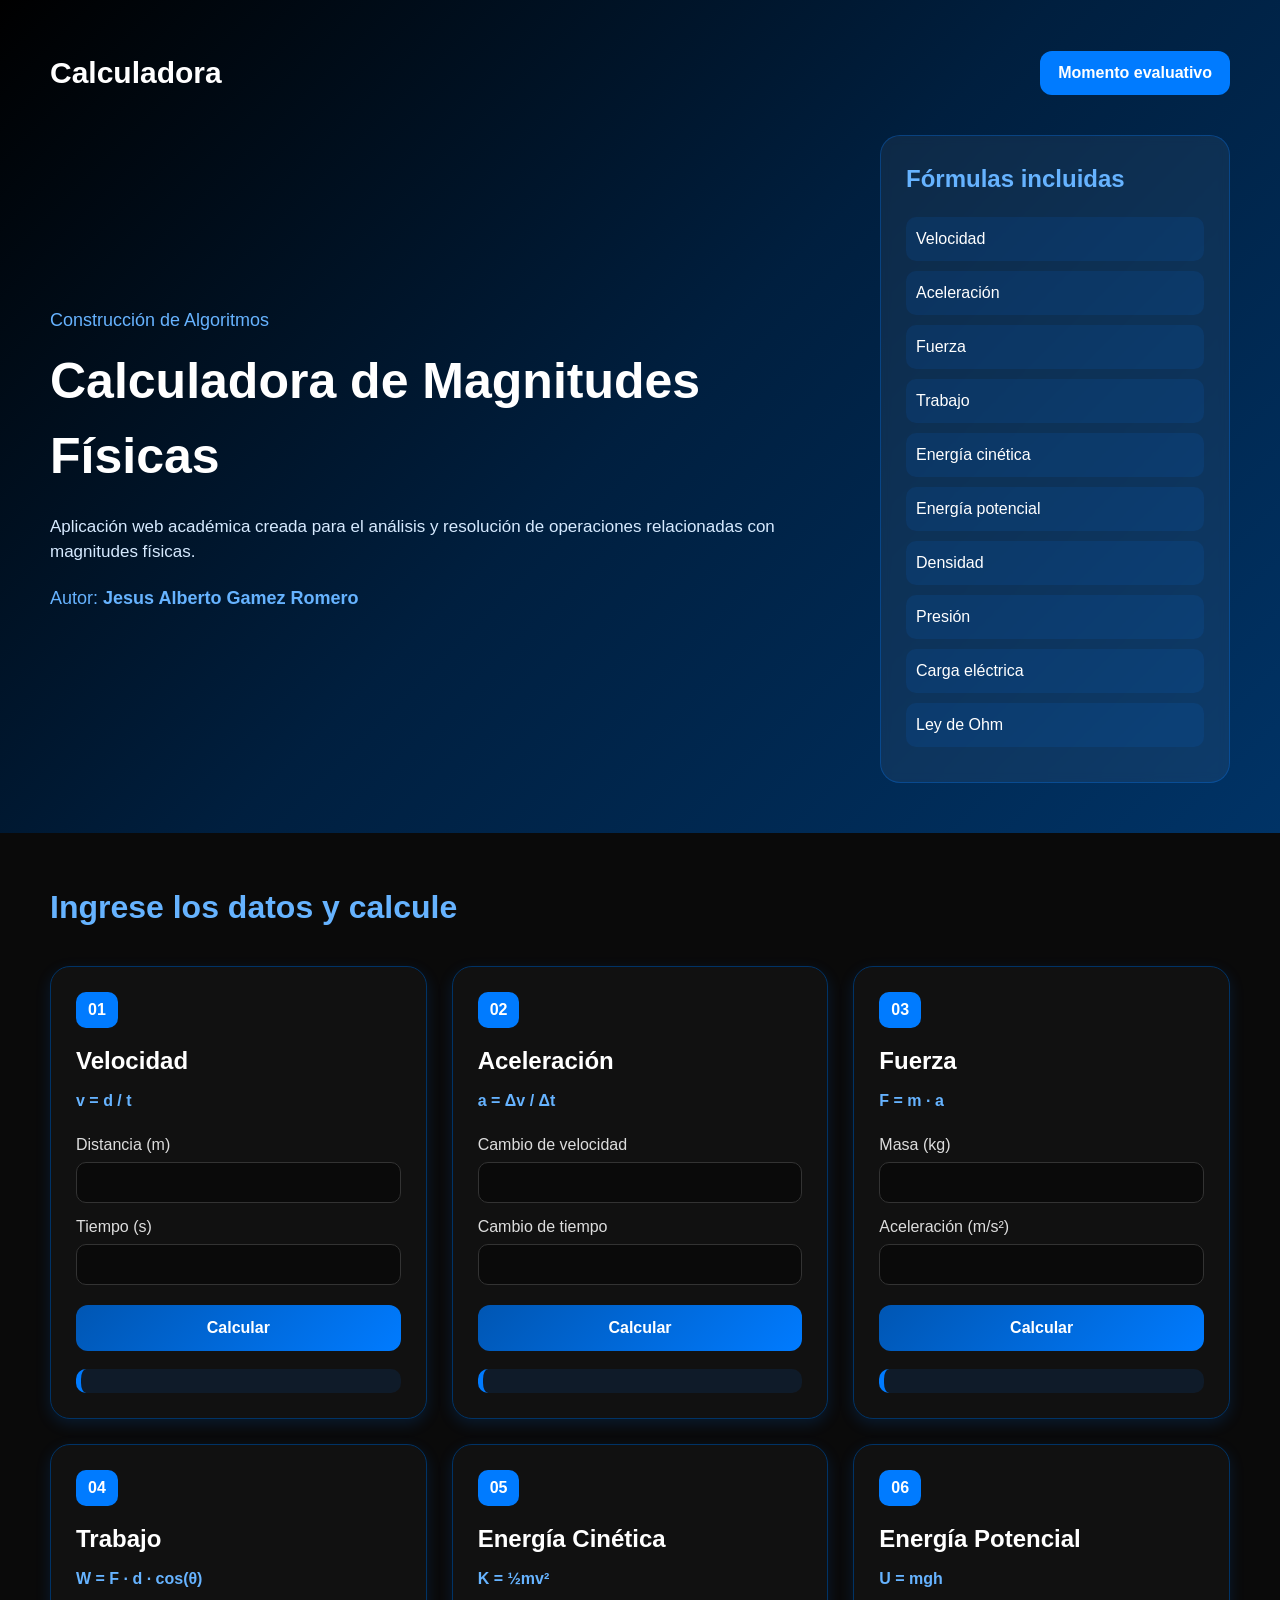
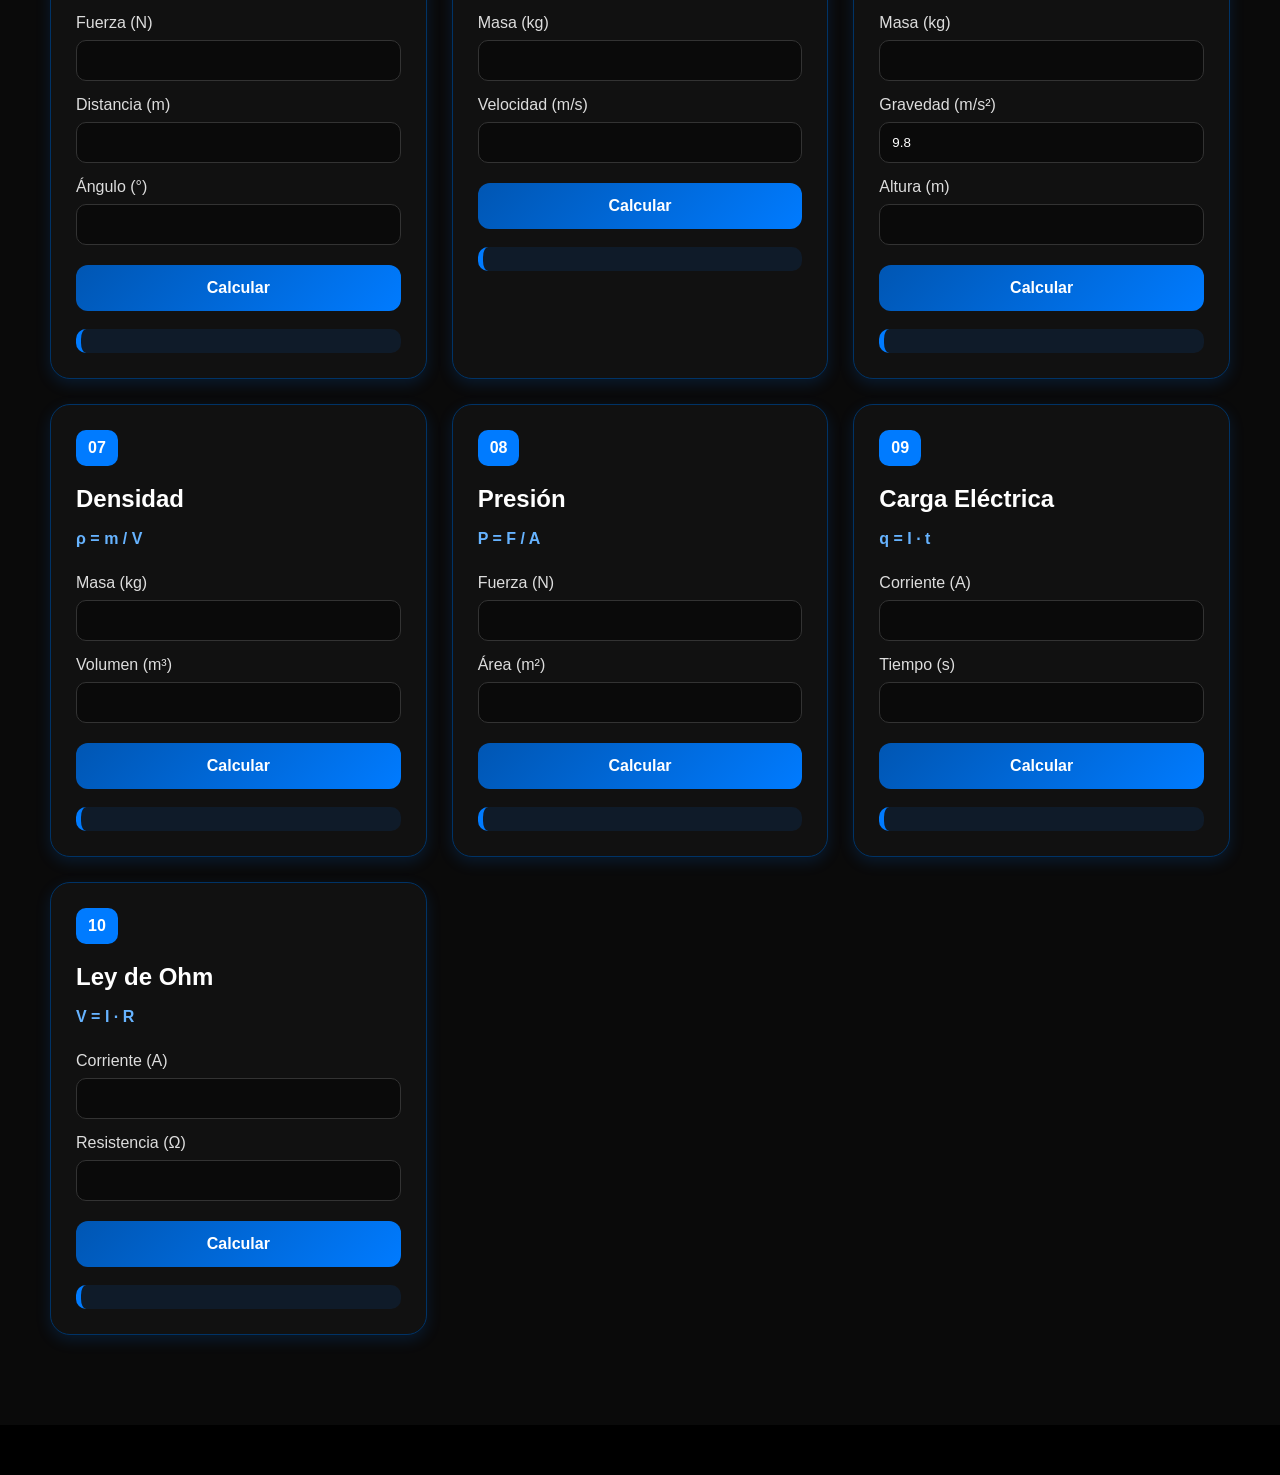
<file: index.html>
<!DOCTYPE html>
<html lang="es">

<head>
    <meta charset="UTF-8">
    <meta name="viewport" content="width=device-width, initial-scale=1.0">

    <title>Calculadora de Magnitudes Físicas</title>

    <link rel="stylesheet" href="style.css">
</head>

<body>

<header class="hero">

    <nav class="barra-superior">
        <span class="marca">Calculadora</span>
        <span class="actividad">Momento evaluativo</span>
    </nav>

    <section class="presentacion">

        <div>
            <p class="subtitulo">Construcción de Algoritmos</p>

            <h1>Calculadora de Magnitudes Físicas</h1>

            <p class="texto-presentacion">
                Aplicación web académica creada para el análisis y resolución
                de operaciones relacionadas con magnitudes físicas.
            </p>

            <p class="autor">
                Autor: <strong>Jesus Alberto Gamez Romero</strong>
            </p>
        </div>

        <div class="panel-formulas">

            <h2>Fórmulas incluidas</h2>

            <ul>
                <li>Velocidad</li>
                <li>Aceleración</li>
                <li>Fuerza</li>
                <li>Trabajo</li>
                <li>Energía cinética</li>
                <li>Energía potencial</li>
                <li>Densidad</li>
                <li>Presión</li>
                <li>Carga eléctrica</li>
                <li>Ley de Ohm</li>
            </ul>

        </div>

    </section>

</header>

<main class="contenedor">

    <section class="bloque-instrucciones">

        <h2>Ingrese los datos y calcule</h2>

    </section>

    <section class="grid-calculadoras">

        <!-- VELOCIDAD -->
        <article class="tarjeta">

            <span class="numero">01</span>

            <h2>Velocidad</h2>

            <p class="formula">v = d / t</p>

            <label>Distancia (m)</label>
            <input type="number" id="distanciaVelocidad">

            <label>Tiempo (s)</label>
            <input type="number" id="tiempoVelocidad">

            <button onclick="calcularVelocidad()">Calcular</button>

            <p id="resultadoVelocidad" class="resultado"></p>

        </article>

        <!-- ACELERACIÓN -->
        <article class="tarjeta">

            <span class="numero">02</span>

            <h2>Aceleración</h2>

            <p class="formula">a = Δv / Δt</p>

            <label>Cambio de velocidad</label>
            <input type="number" id="cambioVelocidad">

            <label>Cambio de tiempo</label>
            <input type="number" id="cambioTiempo">

            <button onclick="calcularAceleracion()">Calcular</button>

            <p id="resultadoAceleracion" class="resultado"></p>

        </article>

        <!-- FUERZA -->
        <article class="tarjeta">

            <span class="numero">03</span>

            <h2>Fuerza</h2>

            <p class="formula">F = m · a</p>

            <label>Masa (kg)</label>
            <input type="number" id="masaFuerza">

            <label>Aceleración (m/s²)</label>
            <input type="number" id="aceleracionFuerza">

            <button onclick="calcularFuerza()">Calcular</button>

            <p id="resultadoFuerza" class="resultado"></p>

        </article>

        <!-- TRABAJO -->
        <article class="tarjeta">

            <span class="numero">04</span>

            <h2>Trabajo</h2>

            <p class="formula">W = F · d · cos(θ)</p>

            <label>Fuerza (N)</label>
            <input type="number" id="fuerzaTrabajo">

            <label>Distancia (m)</label>
            <input type="number" id="distanciaTrabajo">

            <label>Ángulo (°)</label>
            <input type="number" id="anguloTrabajo">

            <button onclick="calcularTrabajo()">Calcular</button>

            <p id="resultadoTrabajo" class="resultado"></p>

        </article>

        <!-- ENERGÍA CINÉTICA -->
        <article class="tarjeta">

            <span class="numero">05</span>

            <h2>Energía Cinética</h2>

            <p class="formula">K = ½mv²</p>

            <label>Masa (kg)</label>
            <input type="number" id="masaCinetica">

            <label>Velocidad (m/s)</label>
            <input type="number" id="velocidadCinetica">

            <button onclick="calcularEnergiaCinetica()">Calcular</button>

            <p id="resultadoCinetica" class="resultado"></p>

        </article>

        <!-- ENERGÍA POTENCIAL -->
        <article class="tarjeta">

            <span class="numero">06</span>

            <h2>Energía Potencial</h2>

            <p class="formula">U = mgh</p>

            <label>Masa (kg)</label>
            <input type="number" id="masaPotencial">

            <label>Gravedad (m/s²)</label>
            <input type="number" id="gravedadPotencial" value="9.8">

            <label>Altura (m)</label>
            <input type="number" id="alturaPotencial">

            <button onclick="calcularEnergiaPotencial()">Calcular</button>

            <p id="resultadoPotencial" class="resultado"></p>

        </article>

        <!-- DENSIDAD -->
        <article class="tarjeta">

            <span class="numero">07</span>

            <h2>Densidad</h2>

            <p class="formula">ρ = m / V</p>

            <label>Masa (kg)</label>
            <input type="number" id="masaDensidad">

            <label>Volumen (m³)</label>
            <input type="number" id="volumenDensidad">

            <button onclick="calcularDensidad()">Calcular</button>

            <p id="resultadoDensidad" class="resultado"></p>

        </article>

        <!-- PRESIÓN -->
        <article class="tarjeta">

            <span class="numero">08</span>

            <h2>Presión</h2>

            <p class="formula">P = F / A</p>

            <label>Fuerza (N)</label>
            <input type="number" id="fuerzaPresion">

            <label>Área (m²)</label>
            <input type="number" id="areaPresion">

            <button onclick="calcularPresion()">Calcular</button>

            <p id="resultadoPresion" class="resultado"></p>

        </article>

        <!-- CARGA ELÉCTRICA -->
        <article class="tarjeta">

            <span class="numero">09</span>

            <h2>Carga Eléctrica</h2>

            <p class="formula">q = I · t</p>

            <label>Corriente (A)</label>
            <input type="number" id="corrienteCarga">

            <label>Tiempo (s)</label>
            <input type="number" id="tiempoCarga">

            <button onclick="calcularCargaElectrica()">Calcular</button>

            <p id="resultadoCarga" class="resultado"></p>

        </article>

        <!-- LEY DE OHM -->
        <article class="tarjeta">

            <span class="numero">10</span>

            <h2>Ley de Ohm</h2>

            <p class="formula">V = I · R</p>

            <label>Corriente (A)</label>
            <input type="number" id="corrienteOhm">

            <label>Resistencia (Ω)</label>
            <input type="number" id="resistenciaOhm">

            <button onclick="calcularLeyOhm()">Calcular</button>

            <p id="resultadoOhm" class="resultado"></p>

        </article>

    </section>

</main>

<footer>

</footer>

<script>

function calcularVelocidad() {

    let d = parseFloat(document.getElementById("distanciaVelocidad").value);
    let t = parseFloat(document.getElementById("tiempoVelocidad").value);

    let resultado = d / t;

    document.getElementById("resultadoVelocidad").innerHTML =
    "Velocidad = " + resultado.toFixed(2) + " m/s";
}

function calcularAceleracion() {

    let dv = parseFloat(document.getElementById("cambioVelocidad").value);
    let dt = parseFloat(document.getElementById("cambioTiempo").value);

    let resultado = dv / dt;

    document.getElementById("resultadoAceleracion").innerHTML =
    "Aceleración = " + resultado.toFixed(2) + " m/s²";
}

function calcularFuerza() {

    let m = parseFloat(document.getElementById("masaFuerza").value);
    let a = parseFloat(document.getElementById("aceleracionFuerza").value);

    let resultado = m * a;

    document.getElementById("resultadoFuerza").innerHTML =
    "Fuerza = " + resultado.toFixed(2) + " N";
}

function calcularTrabajo() {

    let f = parseFloat(document.getElementById("fuerzaTrabajo").value);
    let d = parseFloat(document.getElementById("distanciaTrabajo").value);
    let angulo = parseFloat(document.getElementById("anguloTrabajo").value);

    let radianes = angulo * Math.PI / 180;

    let resultado = f * d * Math.cos(radianes);

    document.getElementById("resultadoTrabajo").innerHTML =
    "Trabajo = " + resultado.toFixed(2) + " J";
}

function calcularEnergiaCinetica() {

    let m = parseFloat(document.getElementById("masaCinetica").value);
    let v = parseFloat(document.getElementById("velocidadCinetica").value);

    let resultado = 0.5 * m * (v * v);

    document.getElementById("resultadoCinetica").innerHTML =
    "Energía Cinética = " + resultado.toFixed(2) + " J";
}

function calcularEnergiaPotencial() {

    let m = parseFloat(document.getElementById("masaPotencial").value);
    let g = parseFloat(document.getElementById("gravedadPotencial").value);
    let h = parseFloat(document.getElementById("alturaPotencial").value);

    let resultado = m * g * h;

    document.getElementById("resultadoPotencial").innerHTML =
    "Energía Potencial = " + resultado.toFixed(2) + " J";
}

function calcularDensidad() {

    let m = parseFloat(document.getElementById("masaDensidad").value);
    let v = parseFloat(document.getElementById("volumenDensidad").value);

    let resultado = m / v;

    document.getElementById("resultadoDensidad").innerHTML =
    "Densidad = " + resultado.toFixed(2) + " kg/m³";
}

function calcularPresion() {

    let f = parseFloat(document.getElementById("fuerzaPresion").value);
    let a = parseFloat(document.getElementById("areaPresion").value);

    let resultado = f / a;

    document.getElementById("resultadoPresion").innerHTML =
    "Presión = " + resultado.toFixed(2) + " Pa";
}

function calcularCargaElectrica() {

    let i = parseFloat(document.getElementById("corrienteCarga").value);
    let t = parseFloat(document.getElementById("tiempoCarga").value);

    let resultado = i * t;

    document.getElementById("resultadoCarga").innerHTML =
    "Carga Eléctrica = " + resultado.toFixed(2) + " C";
}

function calcularLeyOhm() {

    let i = parseFloat(document.getElementById("corrienteOhm").value);
    let r = parseFloat(document.getElementById("resistenciaOhm").value);

    let resultado = i * r;

    document.getElementById("resultadoOhm").innerHTML =
    "Voltaje = " + resultado.toFixed(2) + " V";
}

</script>

</body>
</html>
</file>
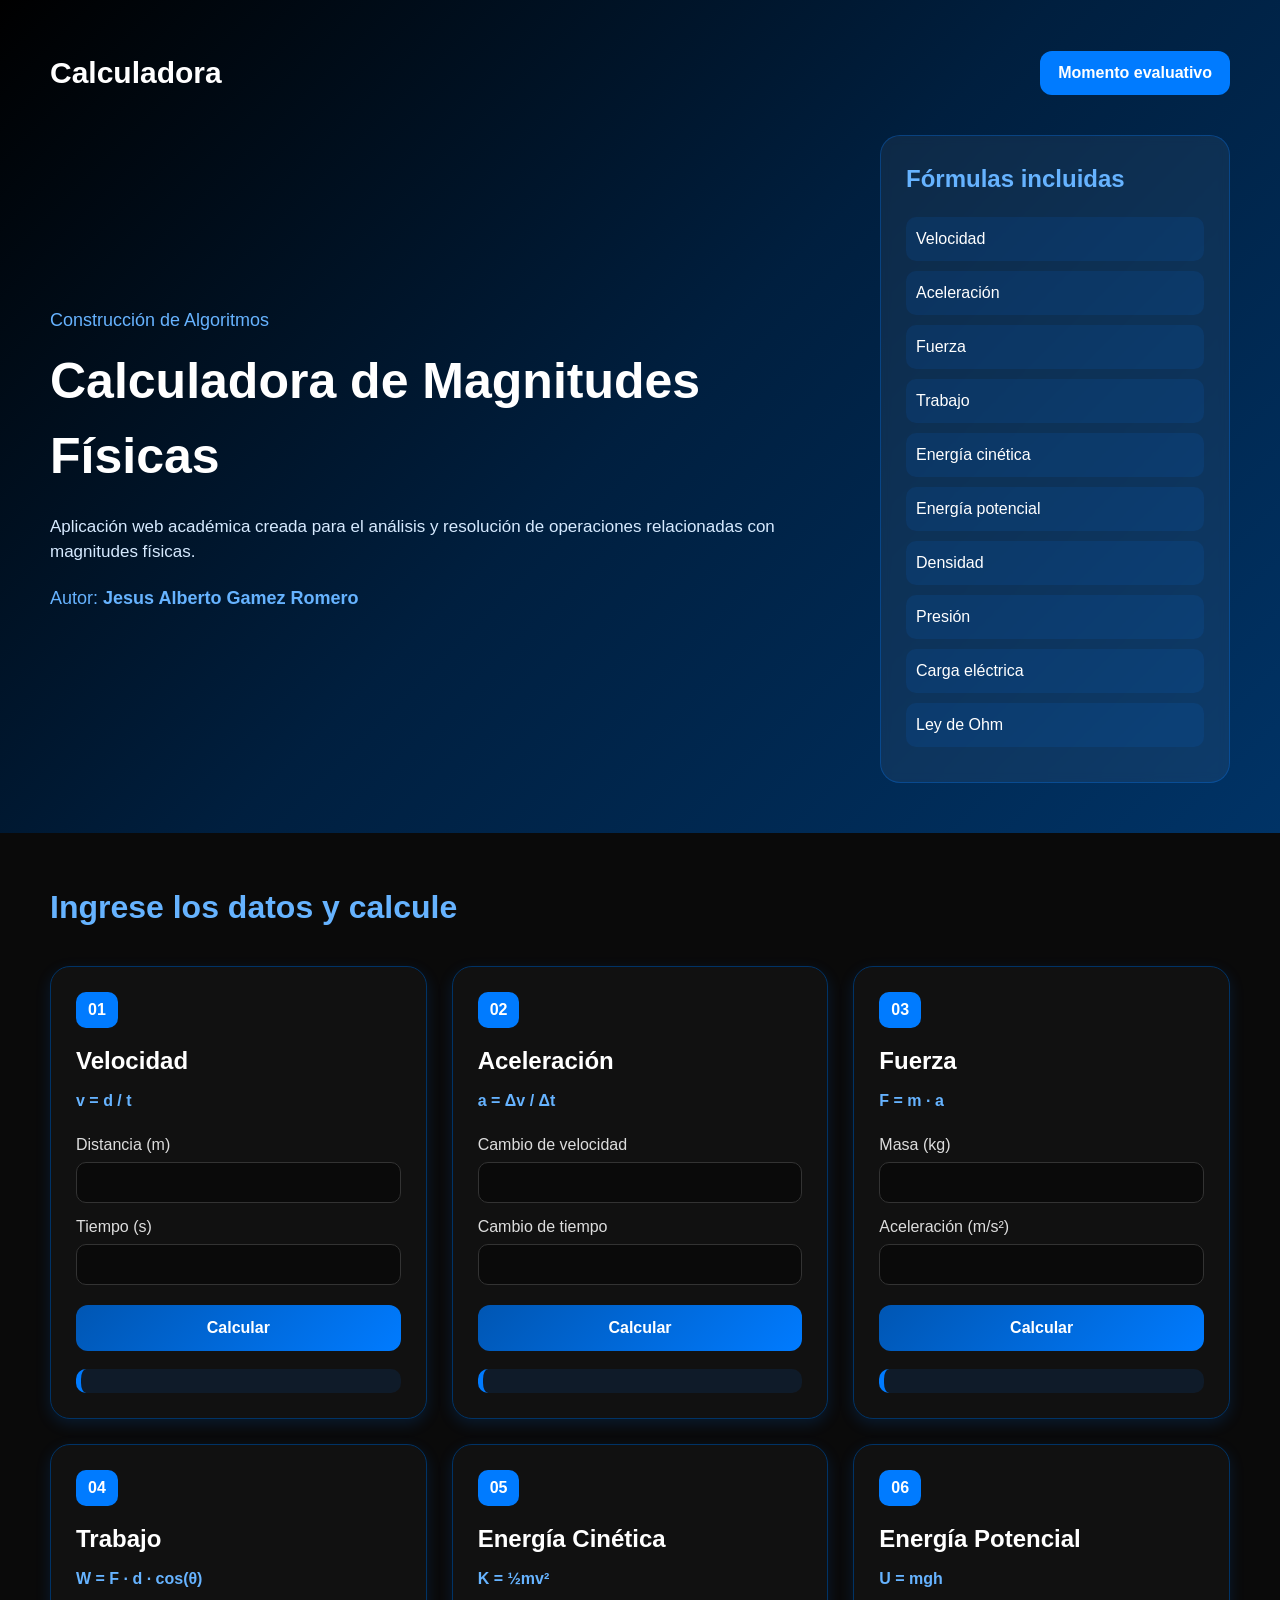
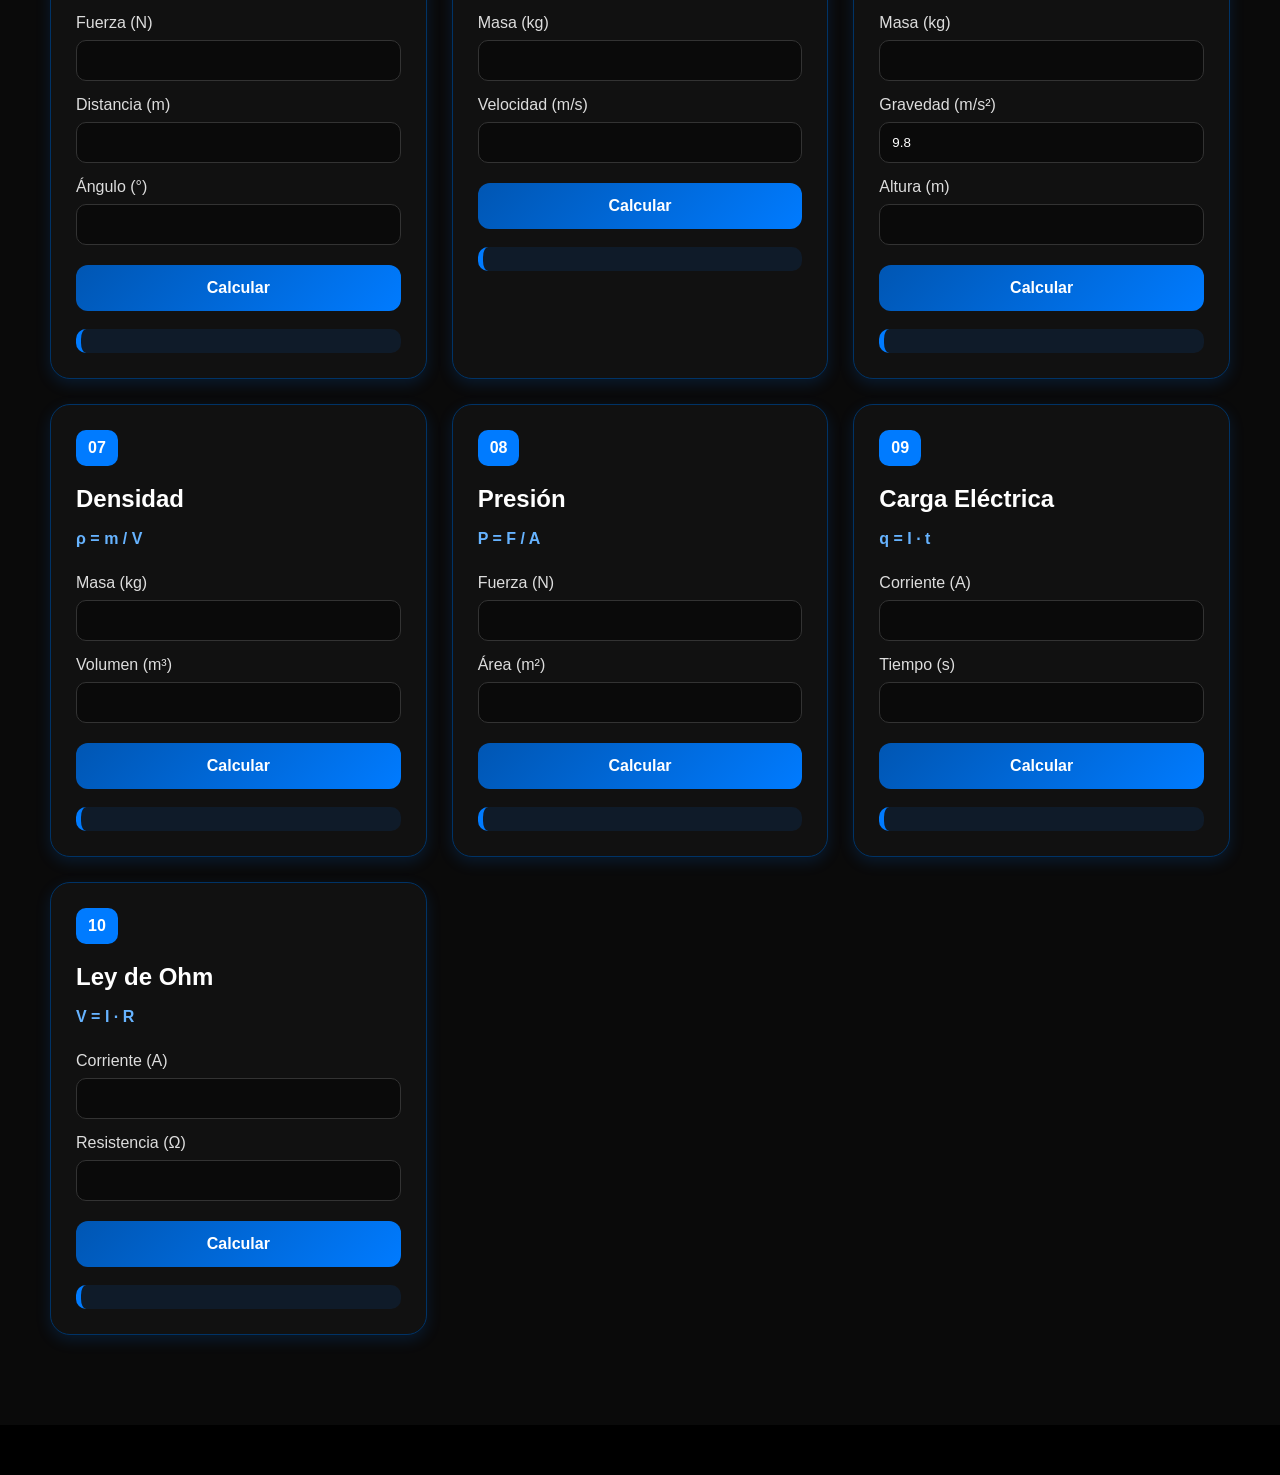
<file: html.html>
<!DOCTYPE html>
<html lang="es">

<head>
    <meta charset="UTF-8">
    <meta name="viewport" content="width=device-width, initial-scale=1.0">

    <title>Calculadora de Magnitudes Físicas</title>

    <link rel="stylesheet" href="style.css">
</head>

<body>

<header class="hero">

    <nav class="barra-superior">
        <span class="marca">Calculadora</span>
        <span class="actividad">Momento evaluativo</span>
    </nav>

    <section class="presentacion">

        <div>
            <p class="subtitulo">Construcción de Algoritmos</p>

            <h1>Calculadora de Magnitudes Físicas</h1>

            <p class="texto-presentacion">
                Aplicación web académica creada para el análisis y resolución
                de operaciones relacionadas con magnitudes físicas.
            </p>

            <p class="autor">
                Autor: <strong>Jesus Alberto Gamez Romero</strong>
            </p>
        </div>

        <div class="panel-formulas">

            <h2>Fórmulas incluidas</h2>

            <ul>
                <li>Velocidad</li>
                <li>Aceleración</li>
                <li>Fuerza</li>
                <li>Trabajo</li>
                <li>Energía cinética</li>
                <li>Energía potencial</li>
                <li>Densidad</li>
                <li>Presión</li>
                <li>Carga eléctrica</li>
                <li>Ley de Ohm</li>
            </ul>

        </div>

    </section>

</header>

<main class="contenedor">

    <section class="bloque-instrucciones">

        <h2>Ingrese los datos y calcule</h2>

    </section>

    <section class="grid-calculadoras">

        <!-- VELOCIDAD -->
        <article class="tarjeta">

            <span class="numero">01</span>

            <h2>Velocidad</h2>

            <p class="formula">v = d / t</p>

            <label>Distancia (m)</label>
            <input type="number" id="distanciaVelocidad">

            <label>Tiempo (s)</label>
            <input type="number" id="tiempoVelocidad">

            <button onclick="calcularVelocidad()">Calcular</button>

            <p id="resultadoVelocidad" class="resultado"></p>

        </article>

        <!-- ACELERACIÓN -->
        <article class="tarjeta">

            <span class="numero">02</span>

            <h2>Aceleración</h2>

            <p class="formula">a = Δv / Δt</p>

            <label>Cambio de velocidad</label>
            <input type="number" id="cambioVelocidad">

            <label>Cambio de tiempo</label>
            <input type="number" id="cambioTiempo">

            <button onclick="calcularAceleracion()">Calcular</button>

            <p id="resultadoAceleracion" class="resultado"></p>

        </article>

        <!-- FUERZA -->
        <article class="tarjeta">

            <span class="numero">03</span>

            <h2>Fuerza</h2>

            <p class="formula">F = m · a</p>

            <label>Masa (kg)</label>
            <input type="number" id="masaFuerza">

            <label>Aceleración (m/s²)</label>
            <input type="number" id="aceleracionFuerza">

            <button onclick="calcularFuerza()">Calcular</button>

            <p id="resultadoFuerza" class="resultado"></p>

        </article>

        <!-- TRABAJO -->
        <article class="tarjeta">

            <span class="numero">04</span>

            <h2>Trabajo</h2>

            <p class="formula">W = F · d · cos(θ)</p>

            <label>Fuerza (N)</label>
            <input type="number" id="fuerzaTrabajo">

            <label>Distancia (m)</label>
            <input type="number" id="distanciaTrabajo">

            <label>Ángulo (°)</label>
            <input type="number" id="anguloTrabajo">

            <button onclick="calcularTrabajo()">Calcular</button>

            <p id="resultadoTrabajo" class="resultado"></p>

        </article>

        <!-- ENERGÍA CINÉTICA -->
        <article class="tarjeta">

            <span class="numero">05</span>

            <h2>Energía Cinética</h2>

            <p class="formula">K = ½mv²</p>

            <label>Masa (kg)</label>
            <input type="number" id="masaCinetica">

            <label>Velocidad (m/s)</label>
            <input type="number" id="velocidadCinetica">

            <button onclick="calcularEnergiaCinetica()">Calcular</button>

            <p id="resultadoCinetica" class="resultado"></p>

        </article>

        <!-- ENERGÍA POTENCIAL -->
        <article class="tarjeta">

            <span class="numero">06</span>

            <h2>Energía Potencial</h2>

            <p class="formula">U = mgh</p>

            <label>Masa (kg)</label>
            <input type="number" id="masaPotencial">

            <label>Gravedad (m/s²)</label>
            <input type="number" id="gravedadPotencial" value="9.8">

            <label>Altura (m)</label>
            <input type="number" id="alturaPotencial">

            <button onclick="calcularEnergiaPotencial()">Calcular</button>

            <p id="resultadoPotencial" class="resultado"></p>

        </article>

        <!-- DENSIDAD -->
        <article class="tarjeta">

            <span class="numero">07</span>

            <h2>Densidad</h2>

            <p class="formula">ρ = m / V</p>

            <label>Masa (kg)</label>
            <input type="number" id="masaDensidad">

            <label>Volumen (m³)</label>
            <input type="number" id="volumenDensidad">

            <button onclick="calcularDensidad()">Calcular</button>

            <p id="resultadoDensidad" class="resultado"></p>

        </article>

        <!-- PRESIÓN -->
        <article class="tarjeta">

            <span class="numero">08</span>

            <h2>Presión</h2>

            <p class="formula">P = F / A</p>

            <label>Fuerza (N)</label>
            <input type="number" id="fuerzaPresion">

            <label>Área (m²)</label>
            <input type="number" id="areaPresion">

            <button onclick="calcularPresion()">Calcular</button>

            <p id="resultadoPresion" class="resultado"></p>

        </article>

        <!-- CARGA ELÉCTRICA -->
        <article class="tarjeta">

            <span class="numero">09</span>

            <h2>Carga Eléctrica</h2>

            <p class="formula">q = I · t</p>

            <label>Corriente (A)</label>
            <input type="number" id="corrienteCarga">

            <label>Tiempo (s)</label>
            <input type="number" id="tiempoCarga">

            <button onclick="calcularCargaElectrica()">Calcular</button>

            <p id="resultadoCarga" class="resultado"></p>

        </article>

        <!-- LEY DE OHM -->
        <article class="tarjeta">

            <span class="numero">10</span>

            <h2>Ley de Ohm</h2>

            <p class="formula">V = I · R</p>

            <label>Corriente (A)</label>
            <input type="number" id="corrienteOhm">

            <label>Resistencia (Ω)</label>
            <input type="number" id="resistenciaOhm">

            <button onclick="calcularLeyOhm()">Calcular</button>

            <p id="resultadoOhm" class="resultado"></p>

        </article>

    </section>

</main>

<footer>

</footer>

<script>

function calcularVelocidad() {

    let d = parseFloat(document.getElementById("distanciaVelocidad").value);
    let t = parseFloat(document.getElementById("tiempoVelocidad").value);

    let resultado = d / t;

    document.getElementById("resultadoVelocidad").innerHTML =
    "Velocidad = " + resultado.toFixed(2) + " m/s";
}

function calcularAceleracion() {

    let dv = parseFloat(document.getElementById("cambioVelocidad").value);
    let dt = parseFloat(document.getElementById("cambioTiempo").value);

    let resultado = dv / dt;

    document.getElementById("resultadoAceleracion").innerHTML =
    "Aceleración = " + resultado.toFixed(2) + " m/s²";
}

function calcularFuerza() {

    let m = parseFloat(document.getElementById("masaFuerza").value);
    let a = parseFloat(document.getElementById("aceleracionFuerza").value);

    let resultado = m * a;

    document.getElementById("resultadoFuerza").innerHTML =
    "Fuerza = " + resultado.toFixed(2) + " N";
}

function calcularTrabajo() {

    let f = parseFloat(document.getElementById("fuerzaTrabajo").value);
    let d = parseFloat(document.getElementById("distanciaTrabajo").value);
    let angulo = parseFloat(document.getElementById("anguloTrabajo").value);

    let radianes = angulo * Math.PI / 180;

    let resultado = f * d * Math.cos(radianes);

    document.getElementById("resultadoTrabajo").innerHTML =
    "Trabajo = " + resultado.toFixed(2) + " J";
}

function calcularEnergiaCinetica() {

    let m = parseFloat(document.getElementById("masaCinetica").value);
    let v = parseFloat(document.getElementById("velocidadCinetica").value);

    let resultado = 0.5 * m * (v * v);

    document.getElementById("resultadoCinetica").innerHTML =
    "Energía Cinética = " + resultado.toFixed(2) + " J";
}

function calcularEnergiaPotencial() {

    let m = parseFloat(document.getElementById("masaPotencial").value);
    let g = parseFloat(document.getElementById("gravedadPotencial").value);
    let h = parseFloat(document.getElementById("alturaPotencial").value);

    let resultado = m * g * h;

    document.getElementById("resultadoPotencial").innerHTML =
    "Energía Potencial = " + resultado.toFixed(2) + " J";
}

function calcularDensidad() {

    let m = parseFloat(document.getElementById("masaDensidad").value);
    let v = parseFloat(document.getElementById("volumenDensidad").value);

    let resultado = m / v;

    document.getElementById("resultadoDensidad").innerHTML =
    "Densidad = " + resultado.toFixed(2) + " kg/m³";
}

function calcularPresion() {

    let f = parseFloat(document.getElementById("fuerzaPresion").value);
    let a = parseFloat(document.getElementById("areaPresion").value);

    let resultado = f / a;

    document.getElementById("resultadoPresion").innerHTML =
    "Presión = " + resultado.toFixed(2) + " Pa";
}

function calcularCargaElectrica() {

    let i = parseFloat(document.getElementById("corrienteCarga").value);
    let t = parseFloat(document.getElementById("tiempoCarga").value);

    let resultado = i * t;

    document.getElementById("resultadoCarga").innerHTML =
    "Carga Eléctrica = " + resultado.toFixed(2) + " C";
}

function calcularLeyOhm() {

    let i = parseFloat(document.getElementById("corrienteOhm").value);
    let r = parseFloat(document.getElementById("resistenciaOhm").value);

    let resultado = i * r;

    document.getElementById("resultadoOhm").innerHTML =
    "Voltaje = " + resultado.toFixed(2) + " V";
}

</script>

</body>
</html>
</file>
<file: style.css>
/* ===== CONFIGURACIÓN GENERAL ===== */

*{
    margin: 0;
    padding: 0;
    box-sizing: border-box;
    font-family: Arial, Helvetica, sans-serif;
}

body{
    background: #0a0a0a;
    color: white;
    line-height: 1.5;
}

/* ===== HEADER ===== */

.hero{
    background: linear-gradient(135deg, #000000, #001f3f, #003366);
    color: white;
    padding: 50px;
}

.barra-superior{
    display: flex;
    justify-content: space-between;
    align-items: center;
    margin-bottom: 40px;
}

.marca{
    font-size: 30px;
    font-weight: bold;
    color: #ffffff;
}

.actividad{
    background: #007bff;
    color: white;
    padding: 10px 18px;
    border-radius: 12px;
    font-weight: bold;
}

/* ===== PRESENTACIÓN ===== */

.presentacion{
    display: grid;
    grid-template-columns: 1fr 350px;
    gap: 40px;
    align-items: center;
}

.subtitulo{
    color: #66b3ff;
    font-size: 18px;
    margin-bottom: 10px;
}

.presentacion h1{
    font-size: 50px;
    margin-bottom: 20px;
    color: white;
}

.texto-presentacion{
    font-size: 17px;
    color: #d6eaff;
    margin-bottom: 20px;
}

.autor{
    font-size: 18px;
    color: #66b3ff;
}

/* ===== PANEL ===== */

.panel-formulas{
    background: rgba(255,255,255,0.05);
    border: 1px solid rgba(0,123,255,0.3);
    padding: 25px;
    border-radius: 20px;
    backdrop-filter: blur(5px);
}

.panel-formulas h2{
    margin-bottom: 20px;
    color: #66b3ff;
}

.panel-formulas ul{
    list-style: none;
}

.panel-formulas li{
    padding: 10px;
    margin-bottom: 10px;
    background: rgba(0,123,255,0.1);
    border-radius: 10px;
    color: white;
}

/* ===== CONTENIDO ===== */

.contenedor{
    padding: 50px;
}

.bloque-instrucciones{
    margin-bottom: 35px;
}

.bloque-instrucciones h2{
    font-size: 32px;
    color: #66b3ff;
    margin-bottom: 10px;
}

.bloque-instrucciones p{
    color: #cccccc;
}

/* ===== GRID ===== */

.grid-calculadoras{
    display: grid;
    grid-template-columns: repeat(auto-fit, minmax(320px,1fr));
    gap: 25px;
}

/* ===== TARJETAS ===== */

.tarjeta{
    background: #111111;
    border-radius: 20px;
    padding: 25px;
    border: 1px solid #003366;
    transition: 0.3s;
    box-shadow: 0 5px 15px rgba(0,123,255,0.15);
}

.tarjeta:hover{
    transform: translateY(-5px);
    border-color: #007bff;
    box-shadow: 0 8px 20px rgba(0,123,255,0.3);
}

.numero{
    background: #007bff;
    color: white;
    padding: 6px 12px;
    border-radius: 10px;
    display: inline-block;
    margin-bottom: 15px;
    font-weight: bold;
}

.tarjeta h2{
    color: white;
    margin-bottom: 10px;
}

.formula{
    color: #66b3ff;
    font-weight: bold;
    margin-bottom: 20px;
}

/* ===== INPUTS ===== */

label{
    display: block;
    margin-top: 12px;
    margin-bottom: 5px;
    color: #dddddd;
}

input{
    width: 100%;
    padding: 12px;
    border-radius: 10px;
    border: 1px solid #333;
    background: #0a0a0a;
    color: white;
    outline: none;
    transition: 0.3s;
}

input:focus{
    border-color: #007bff;
    box-shadow: 0 0 8px rgba(0,123,255,0.5);
}

/* ===== BOTONES ===== */

button{
    width: 100%;
    margin-top: 20px;
    padding: 14px;
    border: none;
    border-radius: 12px;
    background: linear-gradient(135deg, #0056b3, #007bff);
    color: white;
    font-size: 16px;
    font-weight: bold;
    cursor: pointer;
    transition: 0.3s;
}

button:hover{
    transform: scale(1.02);
    background: linear-gradient(135deg, #007bff, #3399ff);
}

/* ===== RESULTADOS ===== */

.resultado{
    margin-top: 18px;
    padding: 12px;
    border-radius: 10px;
    background: rgba(0,123,255,0.1);
    border-left: 5px solid #007bff;
    color: #ffffff;
    font-weight: bold;
}

/* ===== FOOTER ===== */

footer{
    margin-top: 40px;
    padding: 25px;
    text-align: center;
    background: #000000;
    color: #999999;
}

/* ===== RESPONSIVE ===== */

@media(max-width:900px){

    .presentacion{
        grid-template-columns: 1fr;
    }

    .hero{
        padding: 30px;
    }

    .contenedor{
        padding: 25px;
    }

    .presentacion h1{
        font-size: 36px;
    }

}
</file>
